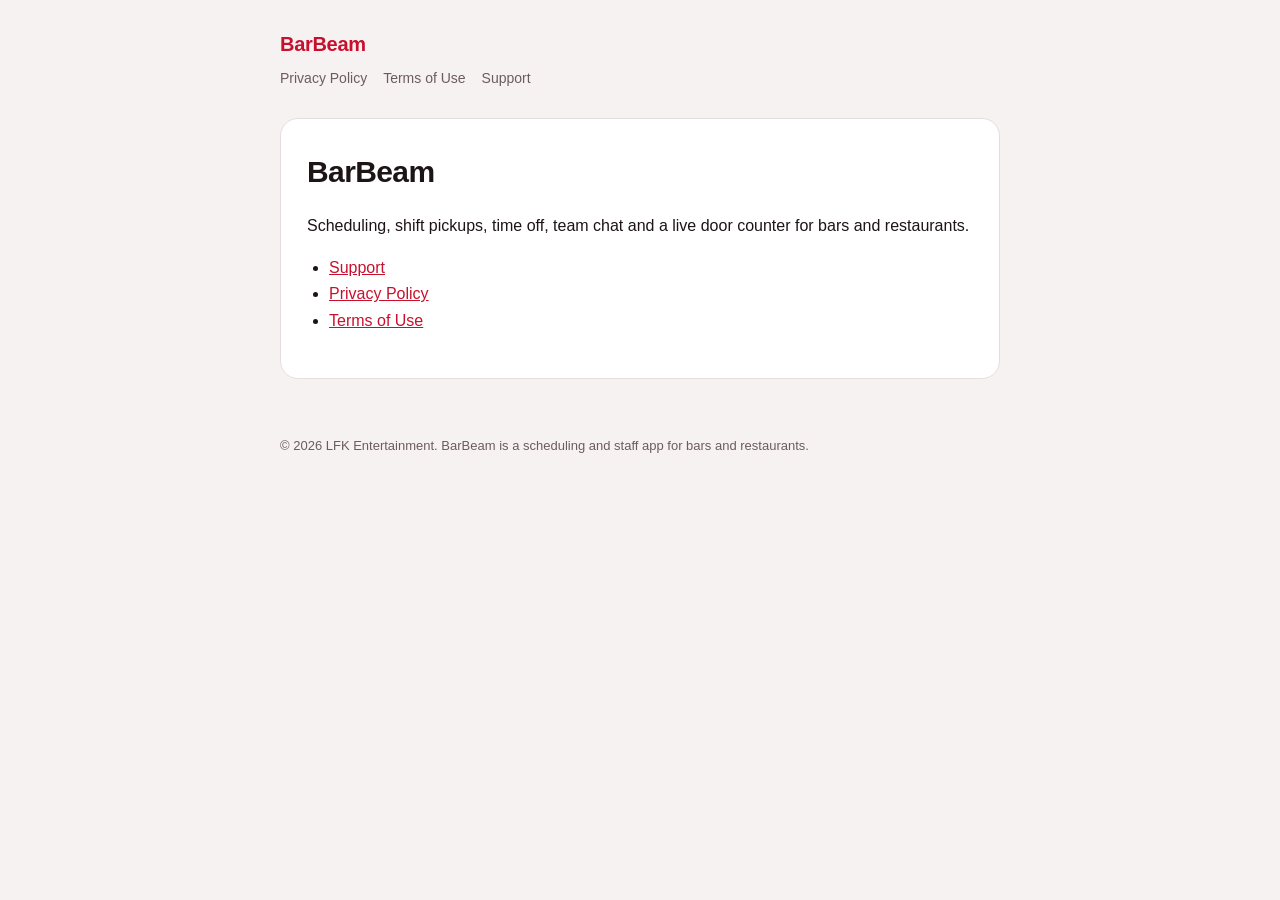
<file: index.html>
<!doctype html>
<html lang="en"><head><meta charset="utf-8"><meta name="viewport" content="width=device-width,initial-scale=1">
<title>BarBeam · BarBeam</title><meta name="description" content="Scheduling and team app for bars."><link rel="stylesheet" href="style.css"></head>
<body><header><a class="brand" href="index.html">BarBeam</a>
<nav><a href="privacy.html">Privacy Policy</a><a href="terms.html">Terms of Use</a><a href="support.html">Support</a></nav></header><main><article>

<h1>BarBeam</h1>
<p>Scheduling, shift pickups, time off, team chat and a live door counter for bars and restaurants.</p>
<ul>
<li><a href="support.html">Support</a></li>
<li><a href="privacy.html">Privacy Policy</a></li>
<li><a href="terms.html">Terms of Use</a></li>
</ul>
</article></main><footer>&copy; 2026 LFK Entertainment. BarBeam is a scheduling and staff app for bars and restaurants.</footer></body></html>
</file>
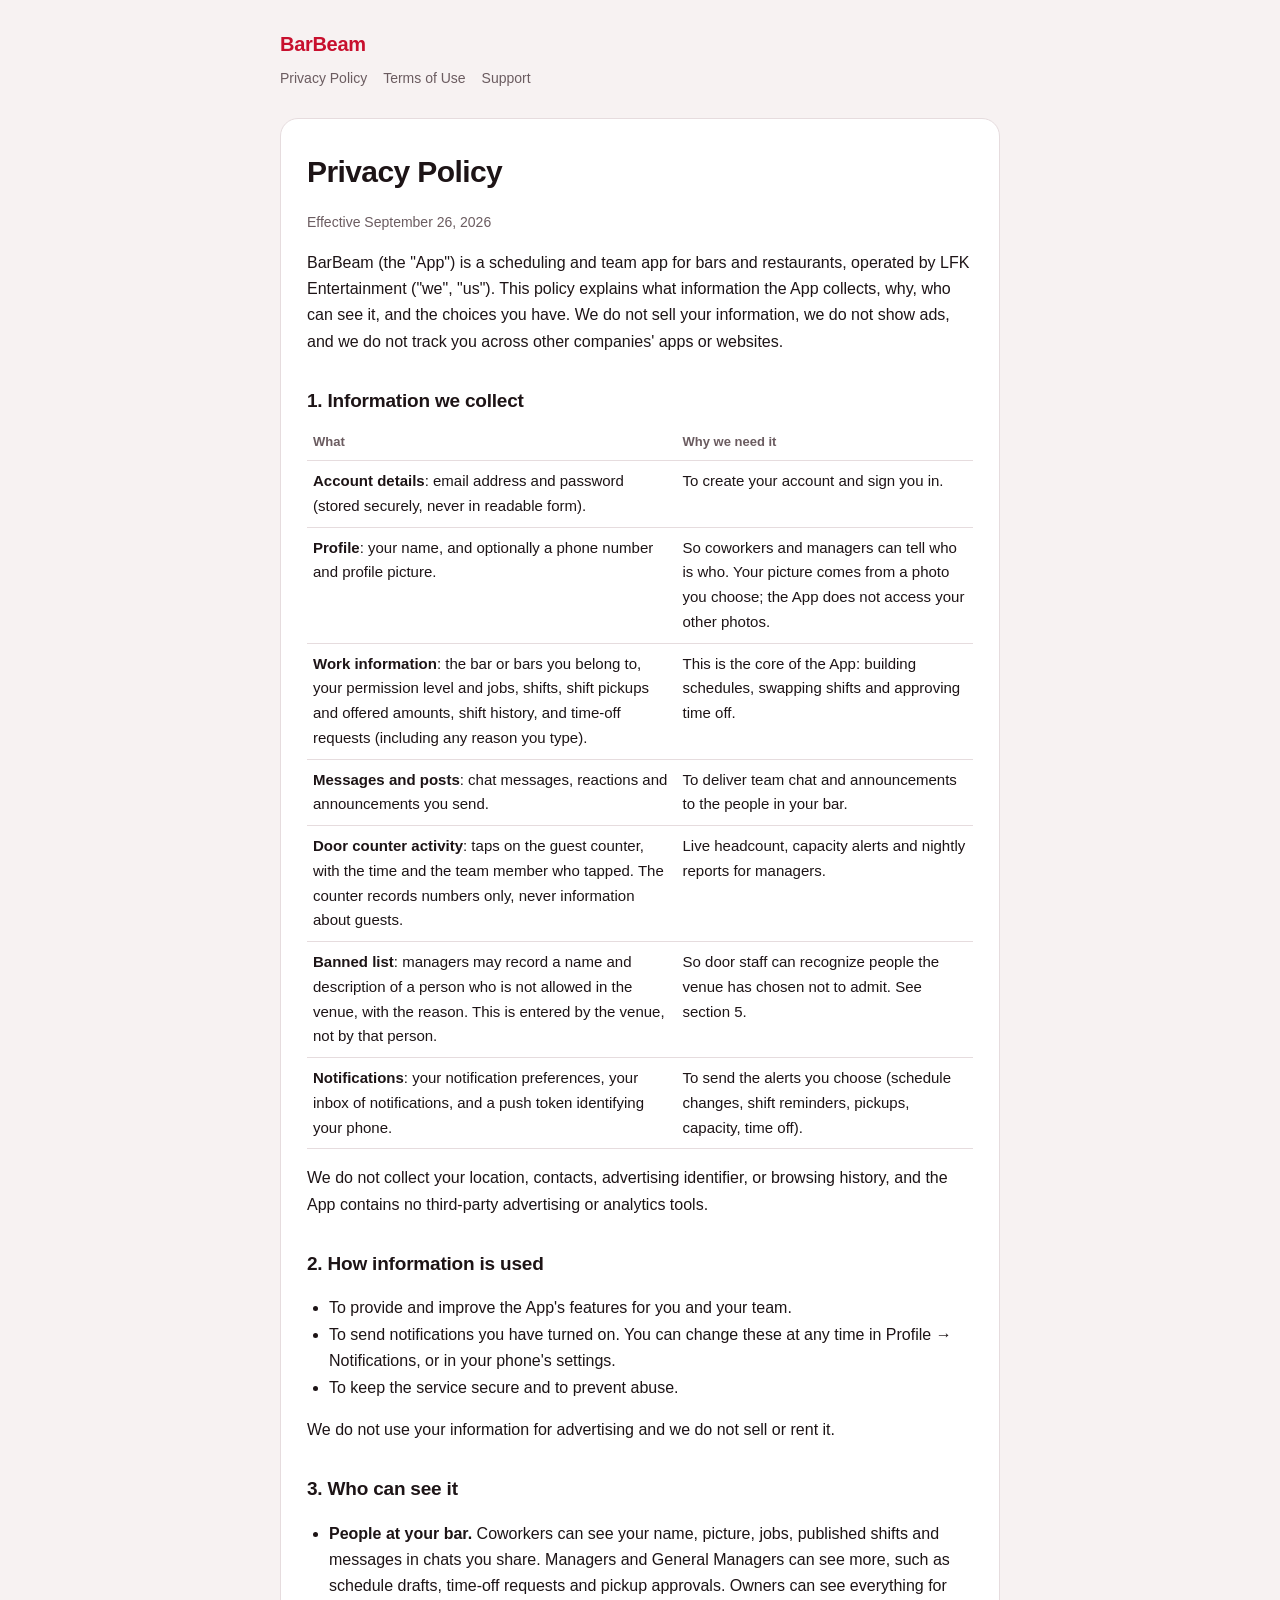
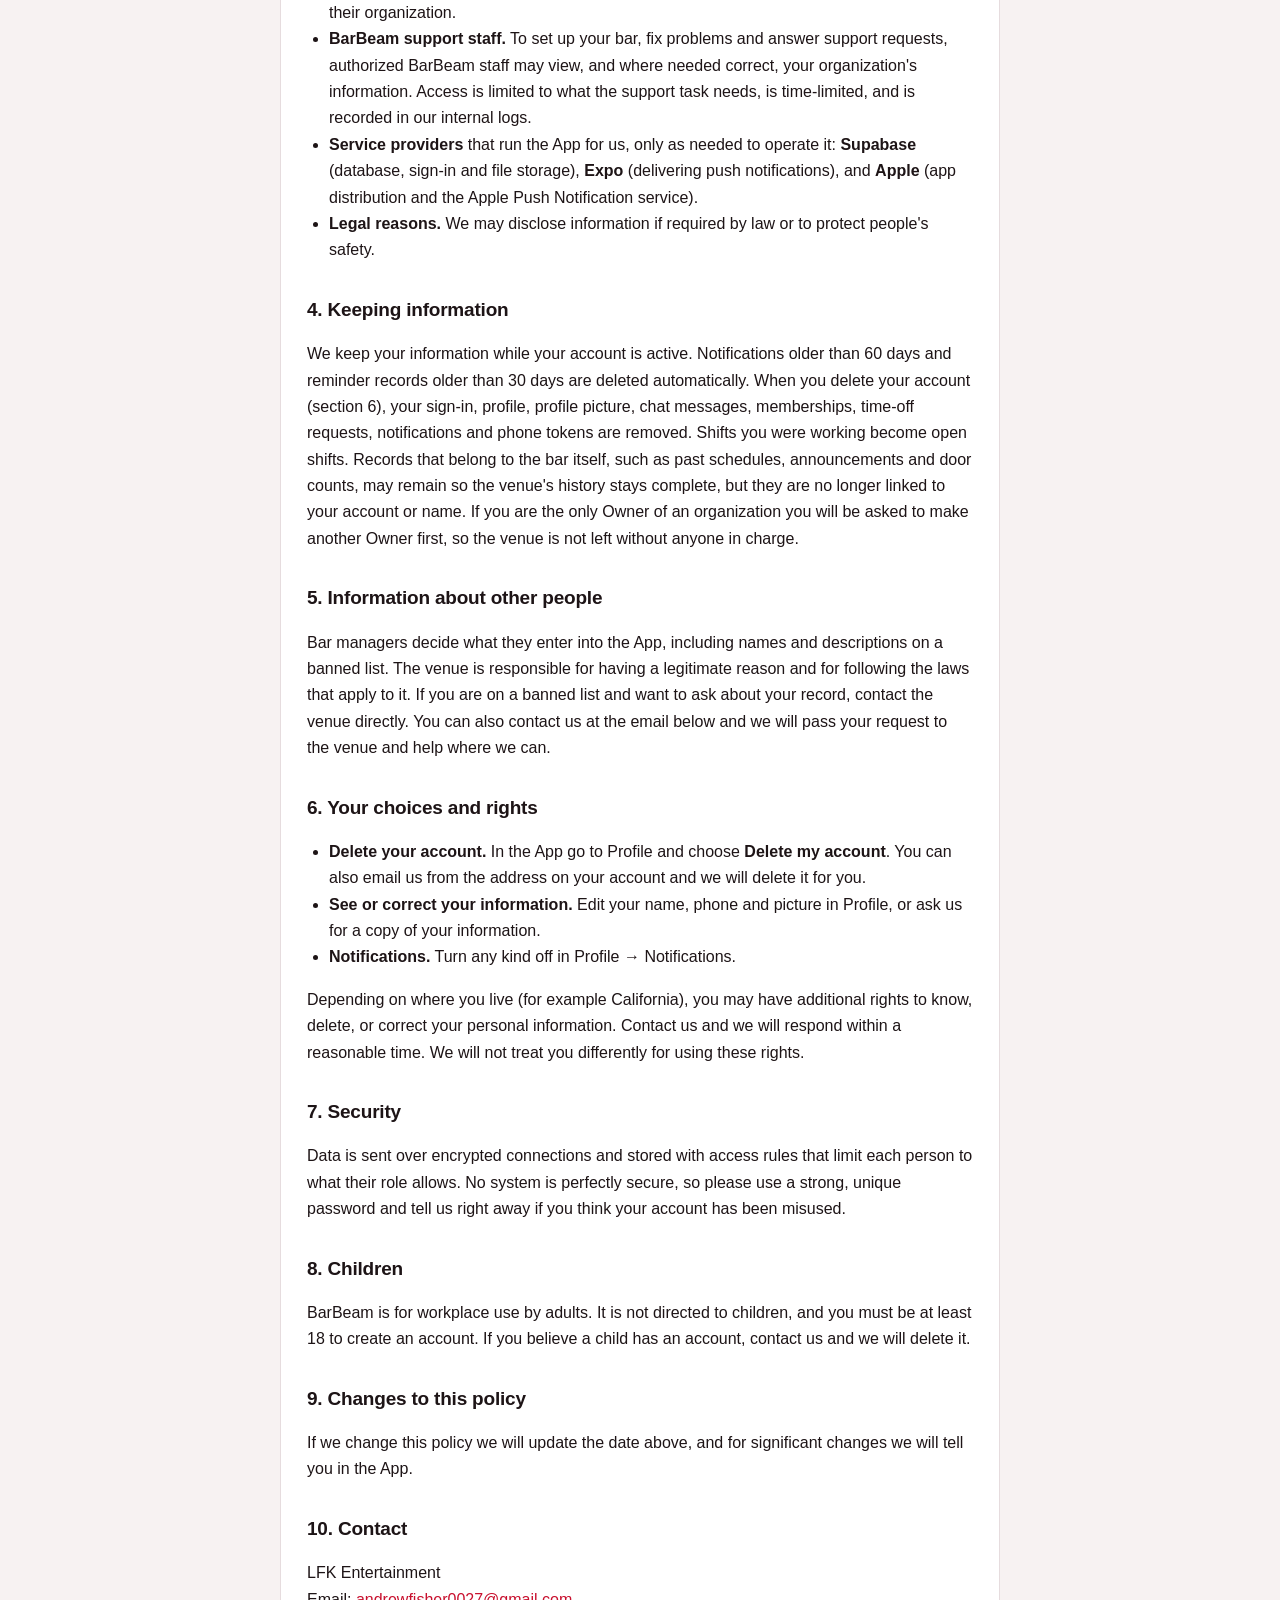
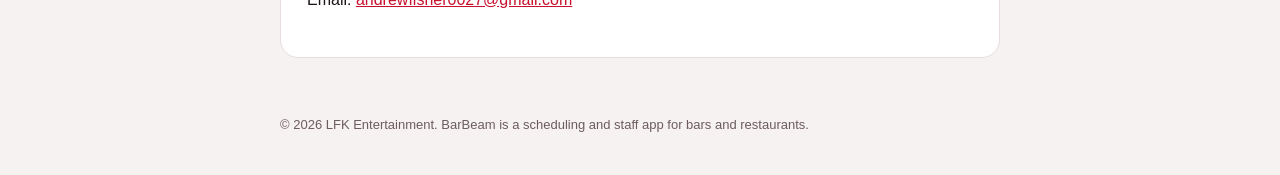
<file: privacy.html>
<!doctype html>
<html lang="en"><head><meta charset="utf-8"><meta name="viewport" content="width=device-width,initial-scale=1">
<title>Privacy Policy · BarBeam</title><meta name="description" content="How BarBeam collects, uses and protects information."><link rel="stylesheet" href="style.css"></head>
<body><header><a class="brand" href="index.html">BarBeam</a>
<nav><a href="privacy.html">Privacy Policy</a><a href="terms.html">Terms of Use</a><a href="support.html">Support</a></nav></header><main><article>

<h1>Privacy Policy</h1>
<p class="muted">Effective September 26, 2026</p>

<p>BarBeam (the "App") is a scheduling and team app for bars and restaurants, operated by LFK Entertainment ("we", "us"). This policy explains what information the App collects, why, who can see it, and the choices you have. We do not sell your information, we do not show ads, and we do not track you across other companies' apps or websites.</p>

<h2>1. Information we collect</h2>
<table>
<tr><th>What</th><th>Why we need it</th></tr>
<tr><td><b>Account details</b>: email address and password (stored securely, never in readable form).</td><td>To create your account and sign you in.</td></tr>
<tr><td><b>Profile</b>: your name, and optionally a phone number and profile picture.</td><td>So coworkers and managers can tell who is who. Your picture comes from a photo you choose; the App does not access your other photos.</td></tr>
<tr><td><b>Work information</b>: the bar or bars you belong to, your permission level and jobs, shifts, shift pickups and offered amounts, shift history, and time-off requests (including any reason you type).</td><td>This is the core of the App: building schedules, swapping shifts and approving time off.</td></tr>
<tr><td><b>Messages and posts</b>: chat messages, reactions and announcements you send.</td><td>To deliver team chat and announcements to the people in your bar.</td></tr>
<tr><td><b>Door counter activity</b>: taps on the guest counter, with the time and the team member who tapped. The counter records numbers only, never information about guests.</td><td>Live headcount, capacity alerts and nightly reports for managers.</td></tr>
<tr><td><b>Banned list</b>: managers may record a name and description of a person who is not allowed in the venue, with the reason. This is entered by the venue, not by that person.</td><td>So door staff can recognize people the venue has chosen not to admit. See section 5.</td></tr>
<tr><td><b>Notifications</b>: your notification preferences, your inbox of notifications, and a push token identifying your phone.</td><td>To send the alerts you choose (schedule changes, shift reminders, pickups, capacity, time off).</td></tr>
</table>
<p>We do not collect your location, contacts, advertising identifier, or browsing history, and the App contains no third-party advertising or analytics tools.</p>

<h2>2. How information is used</h2>
<ul>
<li>To provide and improve the App's features for you and your team.</li>
<li>To send notifications you have turned on. You can change these at any time in Profile &rarr; Notifications, or in your phone's settings.</li>
<li>To keep the service secure and to prevent abuse.</li>
</ul>
<p>We do not use your information for advertising and we do not sell or rent it.</p>

<h2>3. Who can see it</h2>
<ul>
<li><b>People at your bar.</b> Coworkers can see your name, picture, jobs, published shifts and messages in chats you share. Managers and General Managers can see more, such as schedule drafts, time-off requests and pickup approvals. Owners can see everything for their organization.</li>
<li><b>BarBeam support staff.</b> To set up your bar, fix problems and answer support requests, authorized BarBeam staff may view, and where needed correct, your organization's information. Access is limited to what the support task needs, is time-limited, and is recorded in our internal logs.</li>
<li><b>Service providers</b> that run the App for us, only as needed to operate it: <b>Supabase</b> (database, sign-in and file storage), <b>Expo</b> (delivering push notifications), and <b>Apple</b> (app distribution and the Apple Push Notification service).</li>
<li><b>Legal reasons.</b> We may disclose information if required by law or to protect people's safety.</li>
</ul>

<h2>4. Keeping information</h2>
<p>We keep your information while your account is active. Notifications older than 60 days and reminder records older than 30 days are deleted automatically. When you delete your account (section 6), your sign-in, profile, profile picture, chat messages, memberships, time-off requests, notifications and phone tokens are removed. Shifts you were working become open shifts. Records that belong to the bar itself, such as past schedules, announcements and door counts, may remain so the venue's history stays complete, but they are no longer linked to your account or name. If you are the only Owner of an organization you will be asked to make another Owner first, so the venue is not left without anyone in charge.</p>

<h2>5. Information about other people</h2>
<p>Bar managers decide what they enter into the App, including names and descriptions on a banned list. The venue is responsible for having a legitimate reason and for following the laws that apply to it. If you are on a banned list and want to ask about your record, contact the venue directly. You can also contact us at the email below and we will pass your request to the venue and help where we can.</p>

<h2>6. Your choices and rights</h2>
<ul>
<li><b>Delete your account.</b> In the App go to Profile and choose <b>Delete my account</b>. You can also email us from the address on your account and we will delete it for you.</li>
<li><b>See or correct your information.</b> Edit your name, phone and picture in Profile, or ask us for a copy of your information.</li>
<li><b>Notifications.</b> Turn any kind off in Profile &rarr; Notifications.</li>
</ul>
<p>Depending on where you live (for example California), you may have additional rights to know, delete, or correct your personal information. Contact us and we will respond within a reasonable time. We will not treat you differently for using these rights.</p>

<h2>7. Security</h2>
<p>Data is sent over encrypted connections and stored with access rules that limit each person to what their role allows. No system is perfectly secure, so please use a strong, unique password and tell us right away if you think your account has been misused.</p>

<h2>8. Children</h2>
<p>BarBeam is for workplace use by adults. It is not directed to children, and you must be at least 18 to create an account. If you believe a child has an account, contact us and we will delete it.</p>

<h2>9. Changes to this policy</h2>
<p>If we change this policy we will update the date above, and for significant changes we will tell you in the App.</p>

<h2>10. Contact</h2>
<p>LFK Entertainment<br>Email: <a href="mailto:andrewfisher0027@gmail.com">andrewfisher0027@gmail.com</a></p>
</article></main><footer>&copy; 2026 LFK Entertainment. BarBeam is a scheduling and staff app for bars and restaurants.</footer></body></html>
</file>
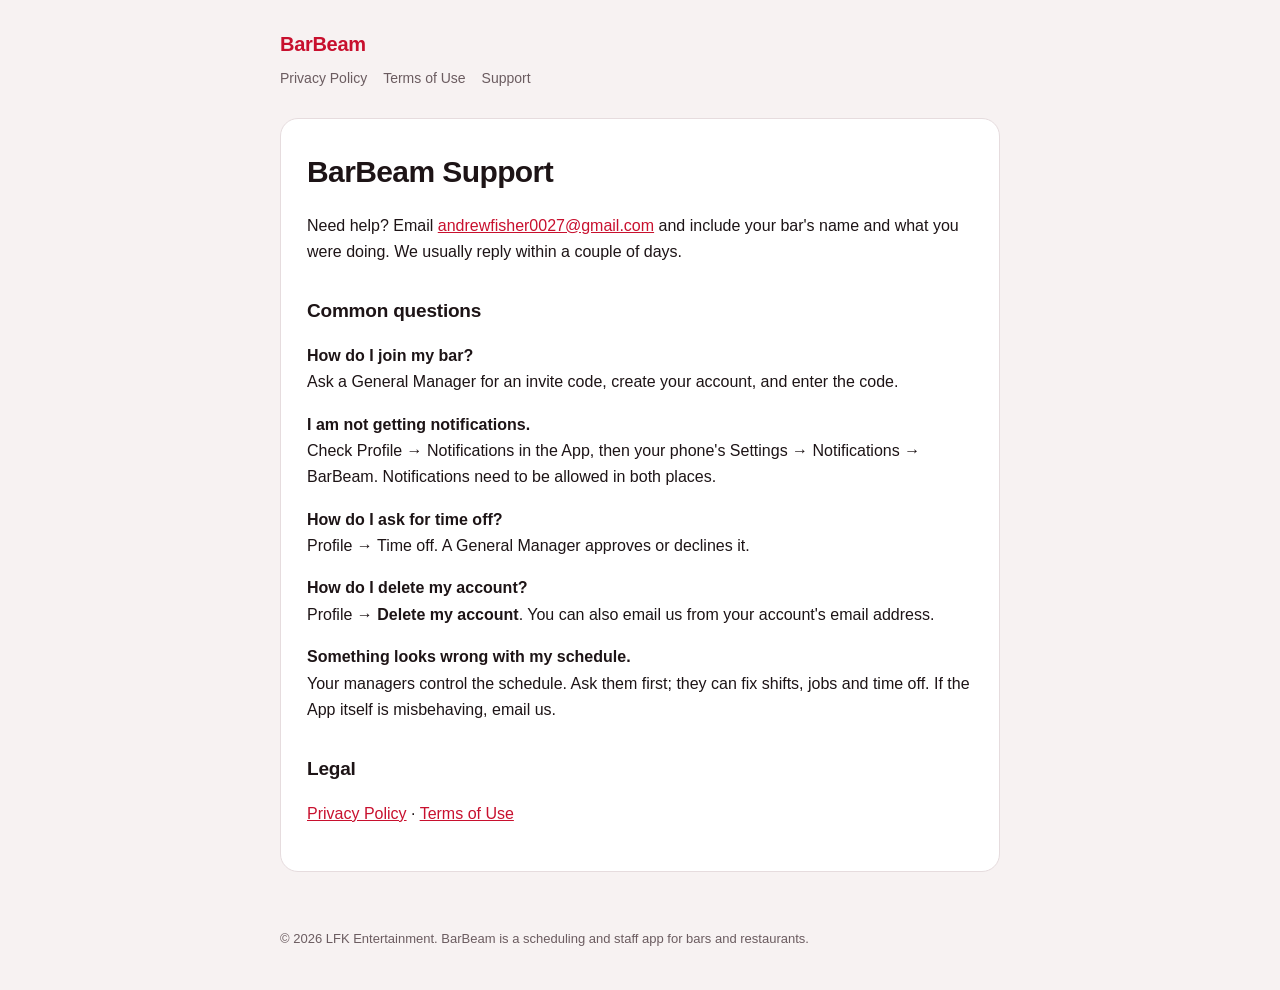
<file: support.html>
<!doctype html>
<html lang="en"><head><meta charset="utf-8"><meta name="viewport" content="width=device-width,initial-scale=1">
<title>Support · BarBeam</title><meta name="description" content="Help with BarBeam."><link rel="stylesheet" href="style.css"></head>
<body><header><a class="brand" href="index.html">BarBeam</a>
<nav><a href="privacy.html">Privacy Policy</a><a href="terms.html">Terms of Use</a><a href="support.html">Support</a></nav></header><main><article>

<h1>BarBeam Support</h1>
<p>Need help? Email <a href="mailto:andrewfisher0027@gmail.com">andrewfisher0027@gmail.com</a> and include your bar's name and what you were doing. We usually reply within a couple of days.</p>

<h2>Common questions</h2>
<p><b>How do I join my bar?</b><br>Ask a General Manager for an invite code, create your account, and enter the code.</p>
<p><b>I am not getting notifications.</b><br>Check Profile &rarr; Notifications in the App, then your phone's Settings &rarr; Notifications &rarr; BarBeam. Notifications need to be allowed in both places.</p>
<p><b>How do I ask for time off?</b><br>Profile &rarr; Time off. A General Manager approves or declines it.</p>
<p><b>How do I delete my account?</b><br>Profile &rarr; <b>Delete my account</b>. You can also email us from your account's email address.</p>
<p><b>Something looks wrong with my schedule.</b><br>Your managers control the schedule. Ask them first; they can fix shifts, jobs and time off. If the App itself is misbehaving, email us.</p>

<h2>Legal</h2>
<p><a href="privacy.html">Privacy Policy</a> &middot; <a href="terms.html">Terms of Use</a></p>
</article></main><footer>&copy; 2026 LFK Entertainment. BarBeam is a scheduling and staff app for bars and restaurants.</footer></body></html>
</file>
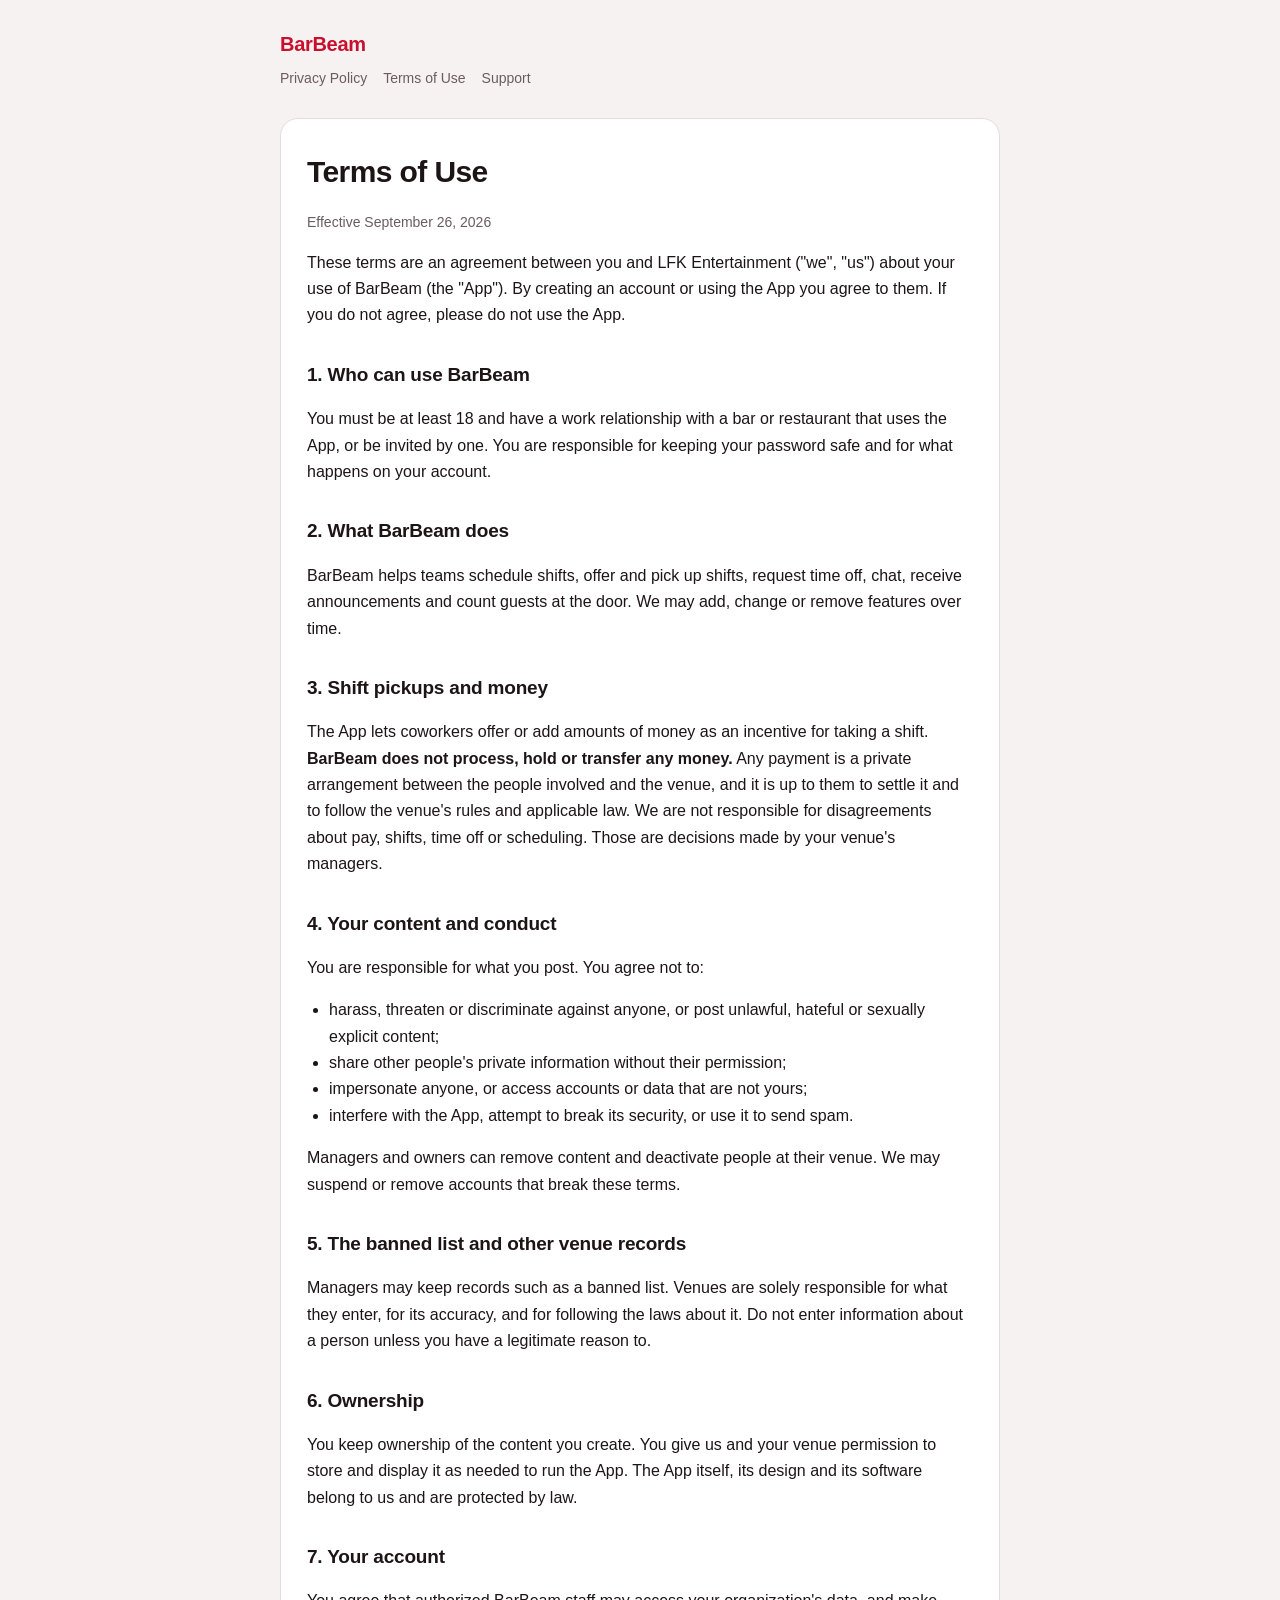
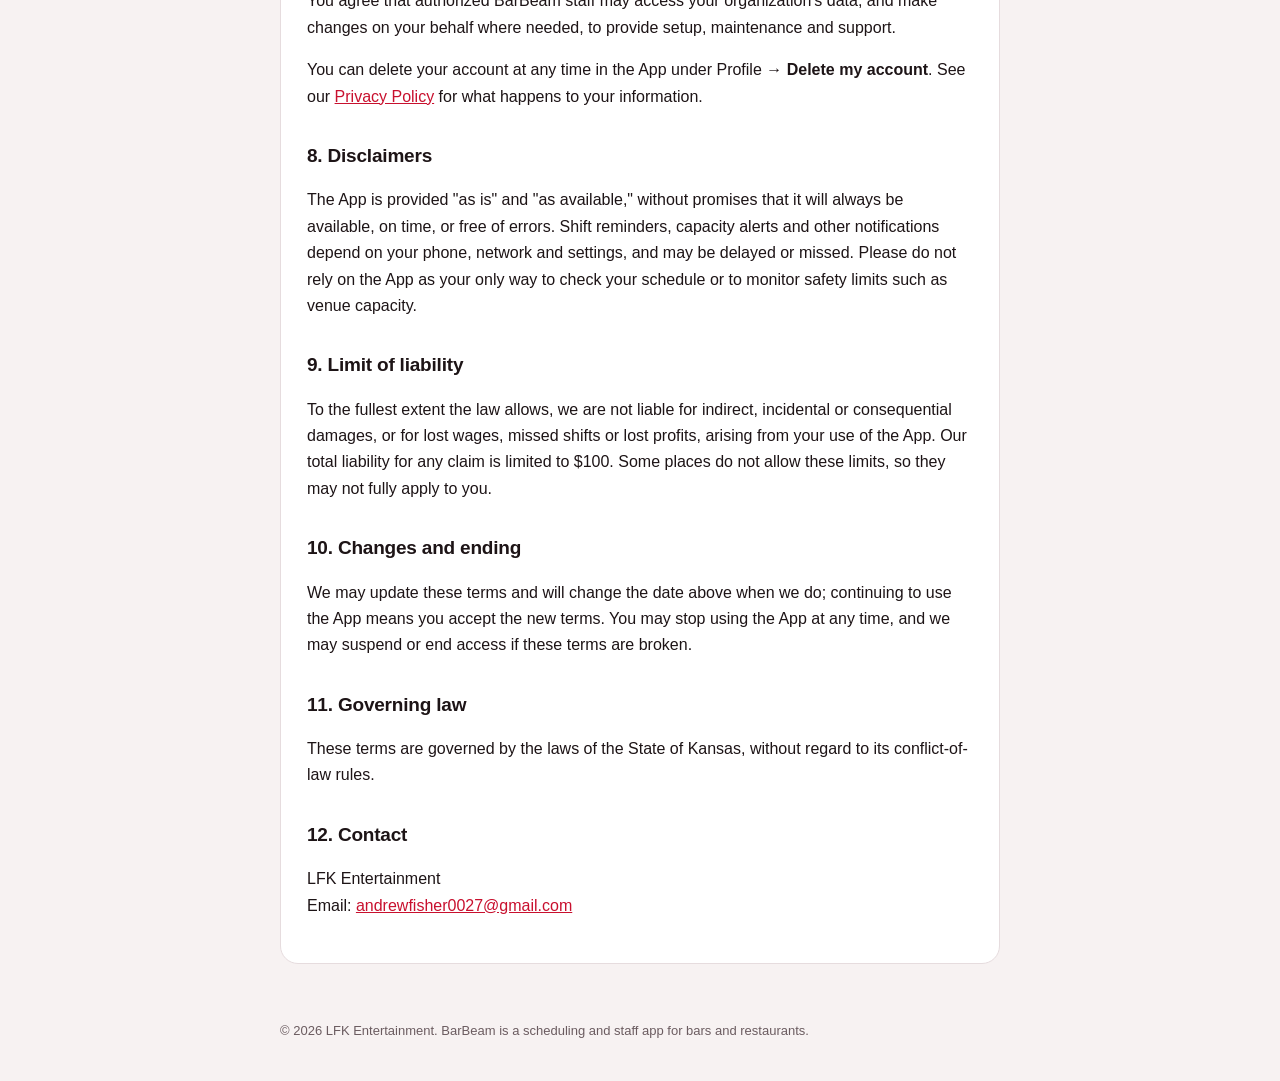
<file: terms.html>
<!doctype html>
<html lang="en"><head><meta charset="utf-8"><meta name="viewport" content="width=device-width,initial-scale=1">
<title>Terms of Use · BarBeam</title><meta name="description" content="The rules for using BarBeam."><link rel="stylesheet" href="style.css"></head>
<body><header><a class="brand" href="index.html">BarBeam</a>
<nav><a href="privacy.html">Privacy Policy</a><a href="terms.html">Terms of Use</a><a href="support.html">Support</a></nav></header><main><article>

<h1>Terms of Use</h1>
<p class="muted">Effective September 26, 2026</p>

<p>These terms are an agreement between you and LFK Entertainment ("we", "us") about your use of BarBeam (the "App"). By creating an account or using the App you agree to them. If you do not agree, please do not use the App.</p>

<h2>1. Who can use BarBeam</h2>
<p>You must be at least 18 and have a work relationship with a bar or restaurant that uses the App, or be invited by one. You are responsible for keeping your password safe and for what happens on your account.</p>

<h2>2. What BarBeam does</h2>
<p>BarBeam helps teams schedule shifts, offer and pick up shifts, request time off, chat, receive announcements and count guests at the door. We may add, change or remove features over time.</p>

<h2>3. Shift pickups and money</h2>
<p>The App lets coworkers offer or add amounts of money as an incentive for taking a shift. <b>BarBeam does not process, hold or transfer any money.</b> Any payment is a private arrangement between the people involved and the venue, and it is up to them to settle it and to follow the venue's rules and applicable law. We are not responsible for disagreements about pay, shifts, time off or scheduling. Those are decisions made by your venue's managers.</p>

<h2>4. Your content and conduct</h2>
<p>You are responsible for what you post. You agree not to:</p>
<ul>
<li>harass, threaten or discriminate against anyone, or post unlawful, hateful or sexually explicit content;</li>
<li>share other people's private information without their permission;</li>
<li>impersonate anyone, or access accounts or data that are not yours;</li>
<li>interfere with the App, attempt to break its security, or use it to send spam.</li>
</ul>
<p>Managers and owners can remove content and deactivate people at their venue. We may suspend or remove accounts that break these terms.</p>

<h2>5. The banned list and other venue records</h2>
<p>Managers may keep records such as a banned list. Venues are solely responsible for what they enter, for its accuracy, and for following the laws about it. Do not enter information about a person unless you have a legitimate reason to.</p>

<h2>6. Ownership</h2>
<p>You keep ownership of the content you create. You give us and your venue permission to store and display it as needed to run the App. The App itself, its design and its software belong to us and are protected by law.</p>

<h2>7. Your account</h2>
<p>You agree that authorized BarBeam staff may access your organization's data, and make changes on your behalf where needed, to provide setup, maintenance and support.</p>
<p>You can delete your account at any time in the App under Profile &rarr; <b>Delete my account</b>. See our <a href="privacy.html">Privacy Policy</a> for what happens to your information.</p>

<h2>8. Disclaimers</h2>
<p>The App is provided "as is" and "as available," without promises that it will always be available, on time, or free of errors. Shift reminders, capacity alerts and other notifications depend on your phone, network and settings, and may be delayed or missed. Please do not rely on the App as your only way to check your schedule or to monitor safety limits such as venue capacity.</p>

<h2>9. Limit of liability</h2>
<p>To the fullest extent the law allows, we are not liable for indirect, incidental or consequential damages, or for lost wages, missed shifts or lost profits, arising from your use of the App. Our total liability for any claim is limited to $100. Some places do not allow these limits, so they may not fully apply to you.</p>

<h2>10. Changes and ending</h2>
<p>We may update these terms and will change the date above when we do; continuing to use the App means you accept the new terms. You may stop using the App at any time, and we may suspend or end access if these terms are broken.</p>

<h2>11. Governing law</h2>
<p>These terms are governed by the laws of the State of Kansas, without regard to its conflict-of-law rules.</p>

<h2>12. Contact</h2>
<p>LFK Entertainment<br>Email: <a href="mailto:andrewfisher0027@gmail.com">andrewfisher0027@gmail.com</a></p>
</article></main><footer>&copy; 2026 LFK Entertainment. BarBeam is a scheduling and staff app for bars and restaurants.</footer></body></html>
</file>
<file: style.css>
:root{--bg:#f7f2f2;--card:#fff;--text:#1d1416;--muted:#6b5c60;--accent:#c8102e;--line:#e6dcde}
@media (prefers-color-scheme:dark){:root{--bg:#160c0e;--card:#211316;--text:#f4eaec;--muted:#b7a5aa;--accent:#ff4d66;--line:#3a2529}}
*{box-sizing:border-box}
body{margin:0;background:var(--bg);color:var(--text);font:16px/1.65 -apple-system,BlinkMacSystemFont,"Segoe UI",Roboto,Helvetica,Arial,sans-serif}
header{padding:28px 20px 8px;max-width:760px;margin:0 auto}
header a.brand{color:var(--accent);font-weight:800;font-size:20px;letter-spacing:-.3px;text-decoration:none}
nav{margin-top:6px;font-size:14px}
nav a{color:var(--muted);margin-right:16px;text-decoration:none}
nav a:hover{color:var(--accent)}
main{max-width:760px;margin:12px auto 48px;padding:8px 20px}
article{background:var(--card);border:1px solid var(--line);border-radius:18px;padding:28px 26px}
h1{font-size:30px;letter-spacing:-.6px;margin:0 0 4px}
h2{font-size:19px;margin:30px 0 6px;letter-spacing:-.2px}
p,li{color:var(--text)}
.muted{color:var(--muted);font-size:14px}
ul{padding-left:22px}
a{color:var(--accent)}
footer{max-width:760px;margin:0 auto 40px;padding:0 20px;color:var(--muted);font-size:13px}
table{border-collapse:collapse;width:100%;font-size:15px}
td,th{border-bottom:1px solid var(--line);padding:8px 6px;text-align:left;vertical-align:top}
th{color:var(--muted);font-weight:600;font-size:13px}
</file>
